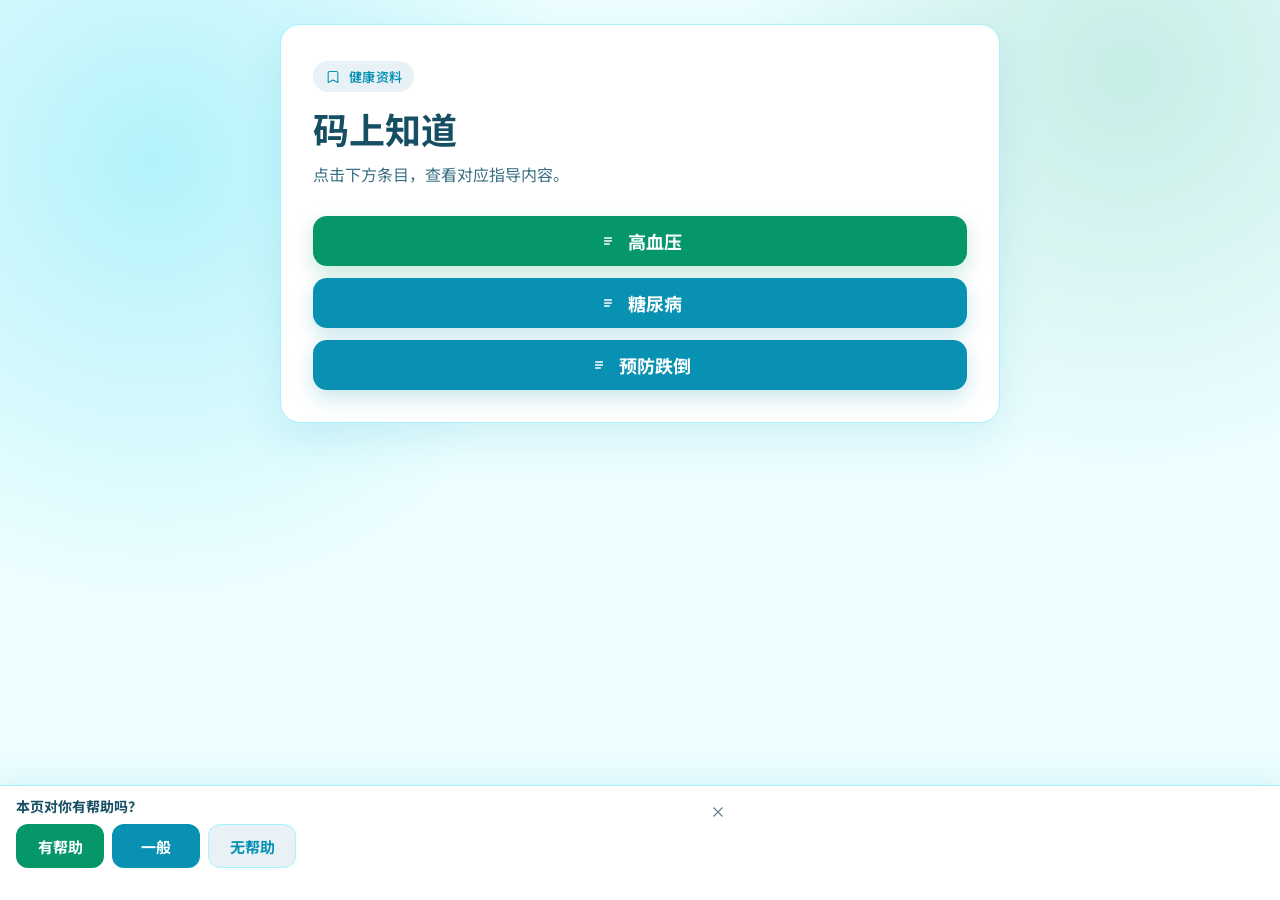
<file: index.html>
<!DOCTYPE html>
<html lang="zh-CN">
<head>
  <meta charset="UTF-8">
  <meta name="viewport" content="width=device-width, initial-scale=1.0">
  <title>码上知道</title>
  <link rel="preconnect" href="https://fonts.googleapis.com">
  <link rel="preconnect" href="https://fonts.gstatic.com" crossorigin>
  <link href="https://fonts.googleapis.com/css2?family=Figtree:wght@500;600;700&family=Noto+Sans+SC:wght@400;500;600;700&display=swap" rel="stylesheet">
  <link rel="stylesheet" href="./css/site.css">
</head>
<body class="is-home">
  <main class="page">
    <section class="card">
      <div class="badge">
        <svg viewBox="0 0 24 24" fill="none" aria-hidden="true">
          <path d="M7 3.75h10A2.25 2.25 0 0 1 19.25 6v14.25L12 16.5l-7.25 3.75V6A2.25 2.25 0 0 1 7 3.75Z" stroke="currentColor" stroke-width="1.6" stroke-linejoin="round"/>
        </svg>
        健康资料
      </div>
      <h1>码上知道</h1>
      <p class="lead">点击下方条目，查看对应指导内容。</p>
      <div class="entry-list" id="entry-list" aria-live="polite">
        <p class="lead" style="margin:0">正在加载文章列表…</p>
      </div>
    </section>
  </main>
  <footer class="feedback-bar" id="feedback-box" hidden>
    <div class="feedback-bar-inner">
      <button type="button" class="feedback-close" id="feedback-close" aria-label="关闭反馈栏" title="关闭">
        <svg viewBox="0 0 24 24" fill="none" aria-hidden="true">
          <path d="M6.5 6.5l11 11M17.5 6.5l-11 11" stroke="currentColor" stroke-width="1.8" stroke-linecap="round"/>
        </svg>
      </button>
      <p class="feedback-title">本页对你有帮助吗？</p>
      <div class="feedback-choices">
        <button type="button" class="feedback-chip primary" data-choice="有帮助">有帮助</button>
        <button type="button" class="feedback-chip" data-choice="一般">一般</button>
        <button type="button" class="feedback-chip muted" data-choice="无帮助">无帮助</button>
      </div>
      <p class="feedback-msg" id="feedback-msg" aria-live="polite"></p>
    </div>
  </footer>
  <script>
    (function () {
      var listEl = document.getElementById("entry-list");
      var iconSvg =
        '<svg viewBox="0 0 24 24" fill="none" aria-hidden="true">' +
        '<path d="M8 8.5h8M8 12h8M8 15.5h5.5" stroke="currentColor" stroke-width="1.8" stroke-linecap="round"/>' +
        "</svg>";

      function showError(msg) {
        listEl.innerHTML = '<p class="lead" style="margin:0">' + msg + "</p>";
      }

      function render(articles) {
        if (!articles || !articles.length) {
          showError("暂无文章。请在 Document/articles.json 中添加条目。");
          return;
        }

        listEl.innerHTML = "";
        articles.forEach(function (item, index) {
          var a = document.createElement("a");
          var style = item.style || (index % 2 === 0 ? "primary" : "secondary");
          a.className = style === "secondary" ? "entry-btn secondary" : "entry-btn";
          a.href = "./Document/" + encodeURI(item.file);
          a.innerHTML = iconSvg + " " + (item.title || item.file);
          listEl.appendChild(a);
        });
      }

      fetch("./Document/articles.json", { cache: "no-store" })
        .then(function (res) {
          if (!res.ok) throw new Error("HTTP " + res.status);
          return res.json();
        })
        .then(render)
        .catch(function () {
          showError(
            "无法加载文章列表。请通过本地服务器或 GitHub Pages 打开本站（不要直接双击用 file:// 打开），并确认 Document/articles.json 存在。"
          );
        });

      var API =
        "https://mywebservices-d7g2h7ghpe7c3b32c.service.tcloudbase.com/api/feedback";
      var VISIT_KEY = "cw_home_visit_reported";
      var SESSION_KEY = "cw_session_id";
      var VISITOR_KEY = "cw_visitor_id";

      function uuid() {
        if (window.crypto && crypto.randomUUID) return crypto.randomUUID();
        return "xxxxxxxx-xxxx-4xxx-yxxx-xxxxxxxxxxxx".replace(/[xy]/g, function (c) {
          var r = (Math.random() * 16) | 0;
          var v = c === "x" ? r : (r & 0x3) | 0x8;
          return v.toString(16);
        });
      }

      function storageGetSet(store, key) {
        try {
          var id = store.getItem(key);
          if (!id) {
            id = uuid();
            store.setItem(key, id);
          }
          return id;
        } catch (e) {
          return "";
        }
      }

      function collectClient() {
        var platform = navigator.platform || "";
        var uaData = navigator.userAgentData;
        if (uaData) {
          var brands = "";
          if (uaData.brands && uaData.brands.length) {
            brands = uaData.brands
              .map(function (b) {
                return b.brand;
              })
              .join(",");
          }
          platform = [uaData.platform, uaData.mobile ? "mobile" : "desktop", brands]
            .filter(Boolean)
            .join(" ");
        }
        var tz = "";
        try {
          tz = Intl.DateTimeFormat().resolvedOptions().timeZone || "";
        } catch (e) {}
        return {
          sessionId: storageGetSet(sessionStorage, SESSION_KEY),
          visitorId: storageGetSet(localStorage, VISITOR_KEY),
          userAgent: (navigator.userAgent || "").slice(0, 500),
          platform: String(platform).slice(0, 200),
          language: navigator.language || "",
          timezone: tz,
          screen:
            (screen.width || 0) +
            "x" +
            (screen.height || 0) +
            "@" +
            (window.devicePixelRatio || 1),
          referrer: document.referrer ? String(document.referrer).slice(0, 300) : "",
        };
      }

      function postEvent(extra) {
        var body = Object.assign({ page: "home" }, collectClient(), extra);
        return fetch(API, {
          method: "POST",
          headers: { "Content-Type": "application/json" },
          body: JSON.stringify(body),
        }).then(function (res) {
          return res.text().then(function (text) {
            var data = {};
            try {
              data = text ? JSON.parse(text) : {};
            } catch (e) {}
            if (!res.ok || !data.ok) throw new Error((data && data.error) || "失败");
            return data;
          });
        });
      }

      // 同一标签页会话只上报一次首页访问；成功后再打标，失败可刷新重试
      try {
        if (!sessionStorage.getItem(VISIT_KEY)) {
          postEvent({ event: "visit" })
            .then(function () {
              sessionStorage.setItem(VISIT_KEY, "1");
            })
            .catch(function () {});
        }
      } catch (e) {}

      var DISMISS_KEY = "cw_feedback_dismissed";
      var box = document.getElementById("feedback-box");
      var msg = document.getElementById("feedback-msg");
      var closeBtn = document.getElementById("feedback-close");

      function hideFeedbackBar() {
        if (!box) return;
        box.hidden = true;
        try {
          sessionStorage.setItem(DISMISS_KEY, "1");
        } catch (e) {}
      }

      if (box && msg) {
        var dismissed = false;
        try {
          dismissed = sessionStorage.getItem(DISMISS_KEY) === "1";
        } catch (e) {}
        if (!dismissed) box.hidden = false;

        if (closeBtn) {
          closeBtn.addEventListener("click", function (e) {
            e.preventDefault();
            e.stopPropagation();
            hideFeedbackBar();
          });
        }

        box.addEventListener("click", function (e) {
          var btn = e.target.closest("[data-choice]");
          if (!btn) return;
          var choice = btn.getAttribute("data-choice");
          msg.textContent = "正在提交…";
          postEvent({ event: "feedback", choice: choice })
            .then(function () {
              msg.textContent = "感谢反馈！";
            })
            .catch(function () {
              msg.textContent = "提交失败，请稍后重试。";
            });
        });
      }
    })();
  </script>
</body>
</html>
</file>
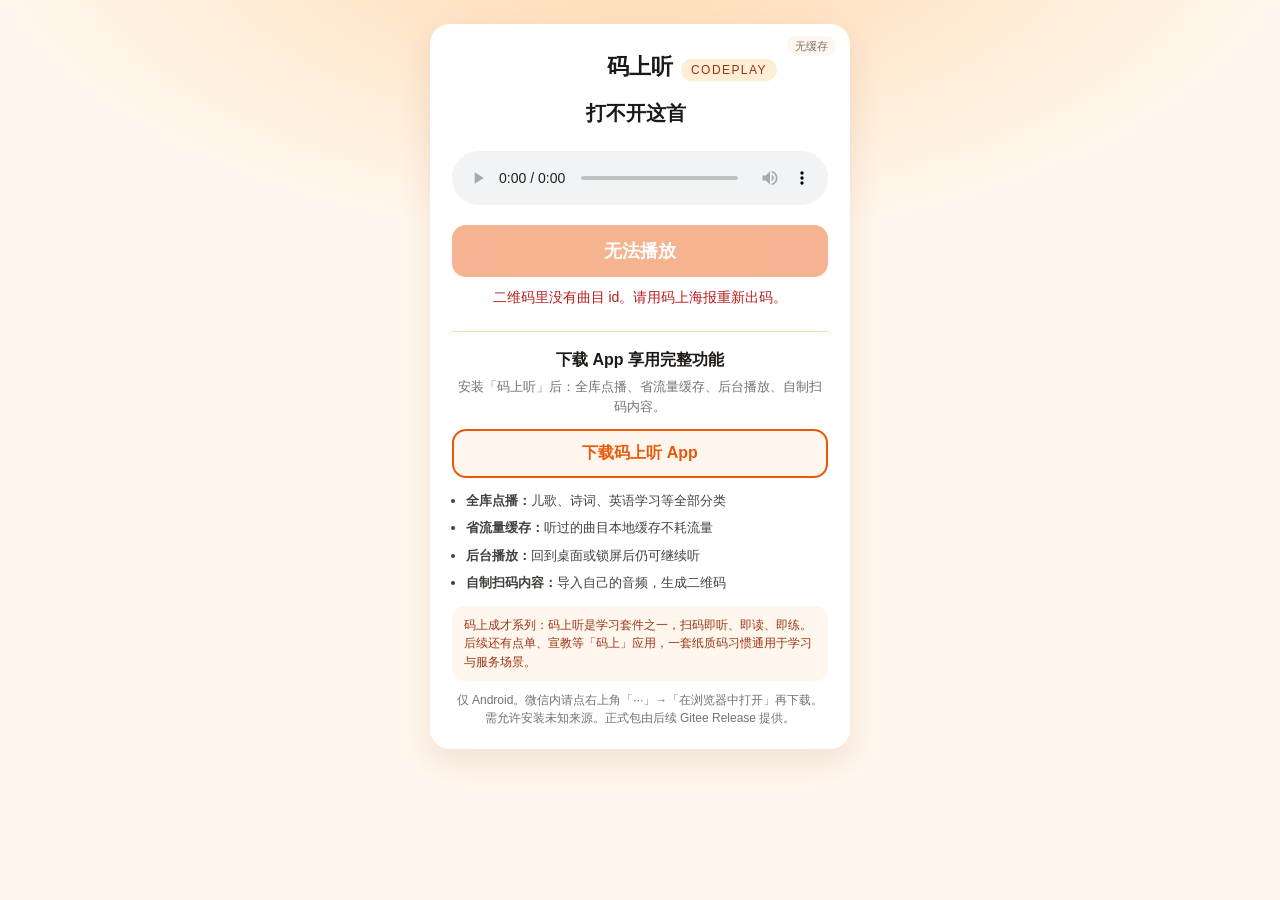
<file: codeplay/index.html>
<!DOCTYPE html>
<html lang="zh-CN">
<head>
  <meta charset="UTF-8">
  <meta name="viewport" content="width=device-width, initial-scale=1, maximum-scale=1, viewport-fit=cover">
  <meta name="format-detection" content="telephone=no">
  <title>码上听</title>
  <style>
    :root {
      --ink: #9a3412;
      --bg: #fff7ed;
      --card: #ffffff;
      --muted: #78716c;
      --btn: #ea580c;
      --line: #fed7aa;
    }
    * { box-sizing: border-box; }
    html, body { margin: 0; min-height: 100%; }
    body {
      font-family: "PingFang SC", "Microsoft YaHei", sans-serif;
      background: radial-gradient(1200px 600px at 50% -10%, #fed7aa 0%, var(--bg) 55%);
      color: #1c1917;
      display: flex;
      justify-content: center;
      padding: 24px 16px 40px;
    }
    .card {
      position: relative;
      width: 100%;
      max-width: 420px;
      background: var(--card);
      border-radius: 20px;
      box-shadow: 0 12px 32px rgba(154, 52, 18, 0.12);
      padding: 28px 22px 22px;
      text-align: center;
    }
    .cache-pill {
      position: absolute;
      top: 12px;
      right: 14px;
      font-size: 11px;
      line-height: 1.3;
      color: var(--muted);
      background: #fff7ed;
      border-radius: 999px;
      padding: 3px 8px;
    }
    .cache-pill.ok { color: #c2410c; font-weight: 600; }
    .brand {
      display: grid;
      grid-template-columns: 1fr auto 1fr;
      align-items: baseline;
      margin-bottom: 18px;
    }
    .brand h1 {
      grid-column: 2;
      font-size: 22px;
      margin: 0;
      text-align: center;
    }
    .brand .badge {
      grid-column: 3;
      justify-self: start;
      margin: 0 0 0 8px;
      font-size: 12px;
      letter-spacing: 0.12em;
      color: var(--ink);
      background: #ffedd5;
      border-radius: 999px;
      padding: 4px 10px;
    }
    .track-line {
      overflow: hidden;
      margin: 0 0 16px;
      min-height: 1.6em;
    }
    .track-scroll {
      display: inline-flex;
      align-items: baseline;
      white-space: nowrap;
      gap: 32px;
    }
    .track-unit {
      display: inline-flex;
      align-items: baseline;
      gap: 8px;
    }
    .title { font-size: 20px; font-weight: 700; margin: 0; }
    .group { color: var(--muted); font-size: 13px; margin: 0; }
    .track-scroll.is-marquee {
      animation: codeplay-marquee 10s linear infinite;
    }
    @keyframes codeplay-marquee {
      from { transform: translateX(0); }
      to { transform: translateX(-50%); }
    }
    audio { width: 100%; margin: 8px 0 16px; }
    button.play {
      width: 100%;
      border: 0;
      border-radius: 14px;
      padding: 14px 16px;
      font-size: 18px;
      font-weight: 700;
      color: #fff;
      background: var(--btn);
    }
    button.play:disabled { opacity: 0.45; }
    .msg { min-height: 0; color: var(--muted); font-size: 14px; margin: 12px 0 0; }
    .msg.err { color: #b91c1c; min-height: 1.4em; }
    .promo {
      margin-top: 22px;
      padding-top: 18px;
      border-top: 1px solid var(--line);
      text-align: left;
    }
    .promo h2 {
      font-size: 16px;
      margin: 0 0 6px;
      text-align: center;
    }
    .promo .lead {
      color: var(--muted);
      font-size: 13px;
      line-height: 1.55;
      margin: 0 0 12px;
      text-align: center;
    }
    a.dl {
      display: block;
      width: 100%;
      border: 2px solid var(--btn);
      border-radius: 14px;
      padding: 12px 16px;
      font-size: 16px;
      font-weight: 700;
      color: var(--btn);
      text-align: center;
      text-decoration: none;
      background: #fff7ed;
      margin-bottom: 12px;
    }
    .promo ul {
      margin: 0;
      padding: 0 0 0 1.1em;
      color: #44403c;
      font-size: 13px;
      line-height: 1.65;
    }
    .promo li { margin: 0 0 6px; }
    .series {
      margin: 12px 0 0;
      padding: 10px 12px;
      background: #fff7ed;
      border-radius: 12px;
      font-size: 12px;
      color: var(--ink);
      line-height: 1.55;
    }
    .fine {
      margin: 10px 0 0;
      color: var(--muted);
      font-size: 12px;
      line-height: 1.5;
      text-align: center;
    }
    .wxmask {
      position: fixed;
      inset: 0;
      background: rgba(28, 25, 23, 0.55);
      display: flex;
      align-items: flex-start;
      justify-content: flex-end;
      padding: 12px 16px;
      z-index: 20;
    }
    .wxmask[hidden] { display: none; }
    .wxbox {
      background: #fff;
      color: #1c1917;
      border-radius: 14px;
      padding: 14px 16px;
      max-width: 280px;
      font-size: 14px;
      line-height: 1.55;
      margin-top: 8px;
    }
    .wxbox button {
      margin-top: 10px;
      width: 100%;
      border: 0;
      border-radius: 10px;
      padding: 10px;
      background: var(--btn);
      color: #fff;
      font-weight: 700;
    }
  </style>
</head>
<body>
  <main class="card">
    <div class="cache-pill" id="cache">检查缓存…</div>
    <div class="brand">
      <h1>码上听</h1>
      <span class="badge">CODEPLAY</span>
    </div>
    <div class="track-line" id="trackline">
      <div class="track-scroll" id="trackscroll">
        <span class="track-unit" id="trackunit">
          <span class="title" id="name">正在打开…</span>
          <span class="group" id="group"></span>
        </span>
      </div>
    </div>
    <audio id="player" playsinline webkit-playsinline controls preload="none"></audio>
    <button class="play" id="play" type="button" disabled>加载中</button>
    <p class="msg" id="msg"></p>

    <section class="promo" aria-label="下载码上听 App">
      <h2>下载 App 享用完整功能</h2>
      <p class="lead">安装「码上听」后：全库点播、省流量缓存、后台播放、自制扫码内容。</p>
      <a class="dl" id="dl" href="https://gitee.com/xpsnail/code-play/releases">下载码上听 App</a>
      <ul>
        <li><strong>全库点播：</strong>儿歌、诗词、英语学习等全部分类</li>
        <li><strong>省流量缓存：</strong>听过的曲目本地缓存不耗流量</li>
        <li><strong>后台播放：</strong>回到桌面或锁屏后仍可继续听</li>
        <li><strong>自制扫码内容：</strong>导入自己的音频，生成二维码</li>
      </ul>
      <p class="series">码上成才系列：码上听是学习套件之一，扫码即听、即读、即练。后续还有点单、宣教等「码上」应用，一套纸质码习惯通用于学习与服务场景。</p>
      <p class="fine">仅 Android。微信内请点右上角「···」→「在浏览器中打开」再下载。需允许安装未知来源。正式包由后续 Gitee Release 提供。</p>
    </section>
  </main>

  <div class="wxmask" id="wxmask" hidden>
    <div class="wxbox">
      <strong>请在浏览器中打开</strong>
      <p style="margin:8px 0 0">微信不能直接安装 App。请点右上角「···」，选择「在浏览器中打开」，再点下载。</p>
      <button type="button" id="wxok">知道了</button>
    </div>
  </div>

  <script src="./player.js"></script>
  <script>
    (function () {
      var RELEASES = "https://gitee.com/xpsnail/code-play/releases";
      var wechat = /MicroMessenger/i.test(navigator.userAgent || "");
      var btn = document.getElementById("dl");
      var mask = document.getElementById("wxmask");
      btn.setAttribute("href", RELEASES);
      btn.addEventListener("click", function (e) {
        if (!wechat) return;
        e.preventDefault();
        mask.hidden = false;
      });
      document.getElementById("wxok").addEventListener("click", function () {
        mask.hidden = true;
      });
      mask.addEventListener("click", function (e) {
        if (e.target === mask) mask.hidden = true;
      });
    })();
  </script>
</body>
</html>
</file>
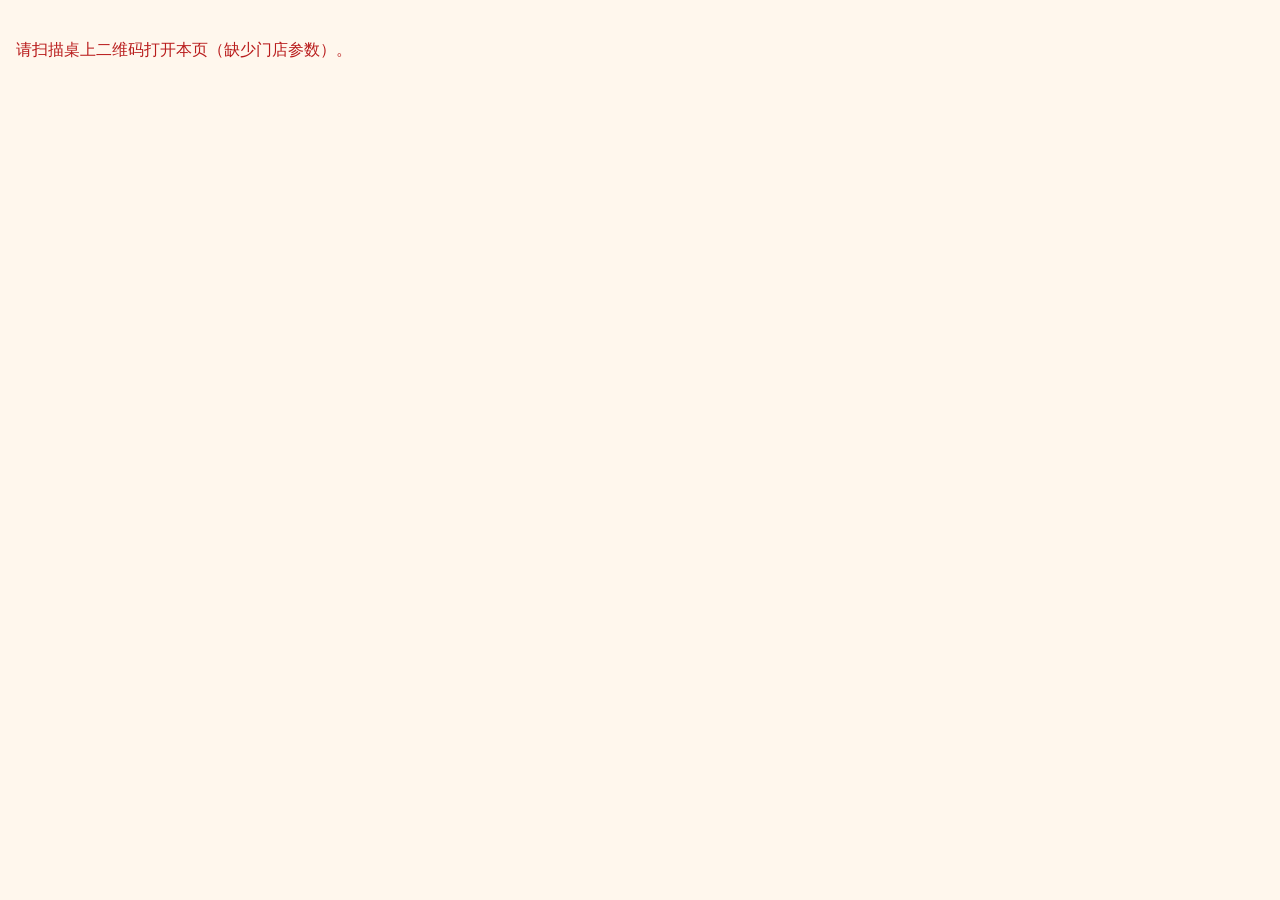
<file: sucode/index.html>
<!DOCTYPE html>
<html lang="zh-CN">
<head>
  <meta charset="utf-8" />
  <meta http-equiv="Content-Type" content="text/html; charset=utf-8" />
  <meta name="viewport" content="width=device-width, initial-scale=1" />
  <title>码上点单</title>
  <link rel="stylesheet" href="./css/site.css" />
</head>
<body>
  <p id="err" class="err hidden"></p>

  <div id="pageMenu">
    <header class="header">
      <h1 id="shopName">码上点单</h1>
      <div class="meta" id="meta"></div>
    </header>

    <div class="section-label">已点</div>
    <div class="cart-box" id="cartBox">
      <div id="emptyCart" class="cart-empty">点击下方菜品加入</div>
      <div id="rowCart" class="cart-chips hidden"></div>
    </div>

    <div class="cats" id="cats"></div>
    <div class="list-wrap" id="listWrap">
      <div class="list" id="list"></div>
    </div>
    <div class="bar">
      <div>
        <div id="barCount">尚未选菜</div>
        <div class="sum" id="barSum">¥0.00</div>
      </div>
      <button type="button" id="btnCheckout">去下单</button>
    </div>
  </div>

  <div id="pageConfirm" class="panel hidden">
    <h2>确认订单</h2>
    <div id="confirmList"></div>
    <label>备注（可选）</label>
    <textarea id="remark" rows="3" placeholder="少辣、不要香菜…"></textarea>
    <p>
      <button type="button" class="btn ghost" id="btnBack">返回改菜</button>
      <button type="button" class="btn" id="btnSubmit">提交订单</button>
    </p>
  </div>

  <div id="pageDone" class="panel hidden">
    <h2 class="ok">下单成功</h2>
    <p>订单号：<strong id="doneNo"></strong></p>
    <p id="doneMsg"></p>
  </div>

  <script src="./js/order.js"></script>
</body>
</html>
</file>
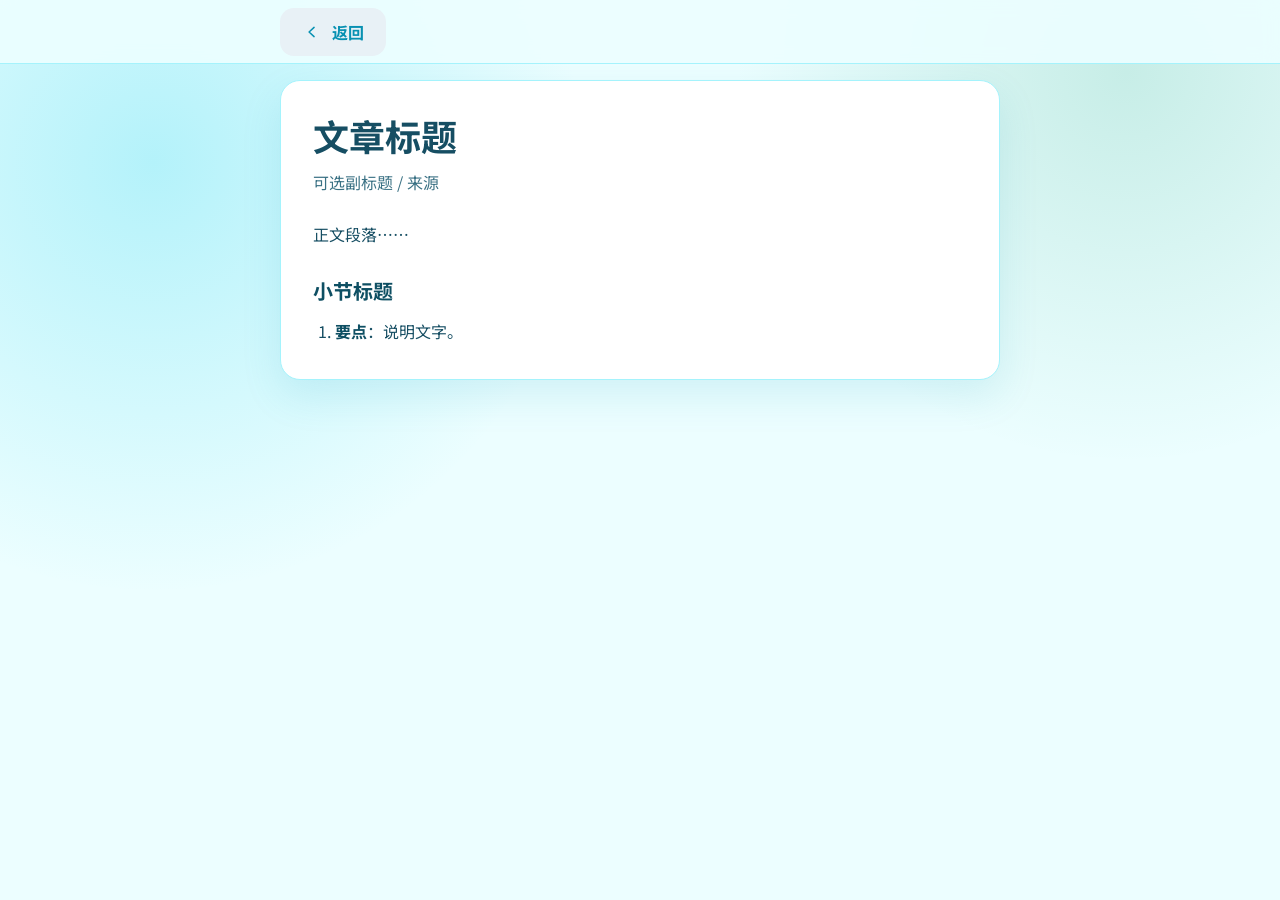
<file: Document/_文章模板.html>
﻿<!DOCTYPE html>
<html lang="zh-CN">
<head>
  <meta charset="UTF-8">
  <meta name="viewport" content="width=device-width, initial-scale=1.0">
  <title>文章标题</title>
  <link rel="preconnect" href="https://fonts.googleapis.com">
  <link rel="preconnect" href="https://fonts.gstatic.com" crossorigin>
  <link href="https://fonts.googleapis.com/css2?family=Figtree:wght@500;600;700&family=Noto+Sans+SC:wght@400;500;600;700&display=swap" rel="stylesheet">
  <link rel="stylesheet" href="../css/site.css">
</head>
<body class="has-topbar">
  <!-- 固定顶部返回栏：复制新文章时保留这段 -->
  <header class="topbar">
    <div class="topbar-inner">
      <a class="back-btn" href="../index.html">
        <svg viewBox="0 0 24 24" fill="none" aria-hidden="true">
          <path d="M14.5 6.5 8.5 12l6 5.5" stroke="currentColor" stroke-width="1.8" stroke-linecap="round" stroke-linejoin="round"/>
        </svg>
        返回
      </a>
    </div>
  </header>

  <main class="page">
    <article class="card">
      <header class="article-header">
        <h1>文章标题</h1>
        <p class="subtitle">可选副标题 / 来源</p>
      </header>

      <!-- 正文：可用 ol.guide（编号清单）或 div.article-body（段落+小标题） -->
      <div class="article-body">
        <p>正文段落……</p>
        <h2>小节标题</h2>
        <ol>
          <li><strong>要点</strong>：说明文字。</li>
        </ol>
      </div>

      <!-- 可选脚注
      <footer class="doc-footer">
        <div>来源：……</div>
      </footer>
      -->
    </article>
  </main>
</body>
</html>
</file>
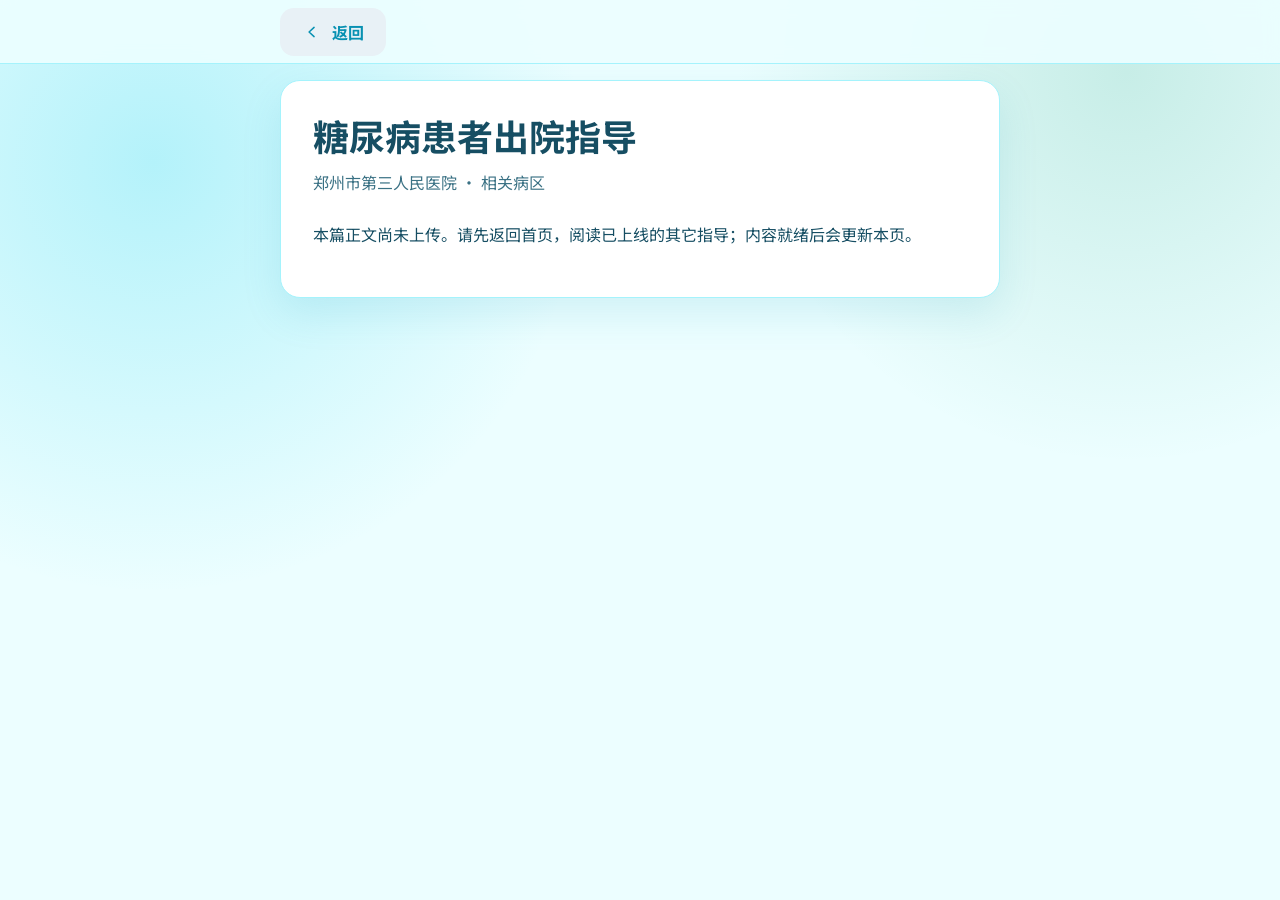
<file: Document/糖尿病.html>
<!DOCTYPE html>
<html lang="zh-CN">
<head>
  <meta charset="UTF-8">
  <meta name="viewport" content="width=device-width, initial-scale=1.0">
  <title>糖尿病患者出院指导</title>
  <link rel="preconnect" href="https://fonts.googleapis.com">
  <link rel="preconnect" href="https://fonts.gstatic.com" crossorigin>
  <link href="https://fonts.googleapis.com/css2?family=Figtree:wght@500;600;700&family=Noto+Sans+SC:wght@400;500;600;700&display=swap" rel="stylesheet">
  <link rel="stylesheet" href="../css/site.css">
</head>
<body class="has-topbar">
  <header class="topbar">
    <div class="topbar-inner">
      <a class="back-btn" href="../index.html">
        <svg viewBox="0 0 24 24" fill="none" aria-hidden="true">
          <path d="M14.5 6.5 8.5 12l6 5.5" stroke="currentColor" stroke-width="1.8" stroke-linecap="round" stroke-linejoin="round"/>
        </svg>
        返回
      </a>
    </div>
  </header>

  <main class="page">
    <article class="card">
      <header class="article-header">
        <h1>糖尿病患者出院指导</h1>
        <p class="hospital">郑州市第三人民医院 · 相关病区</p>
      </header>
      <div class="article-body">
        <p>本篇正文尚未上传。请先返回首页，阅读已上线的其它指导；内容就绪后会更新本页。</p>
      </div>
    </article>
  </main>
</body>
</html>
</file>
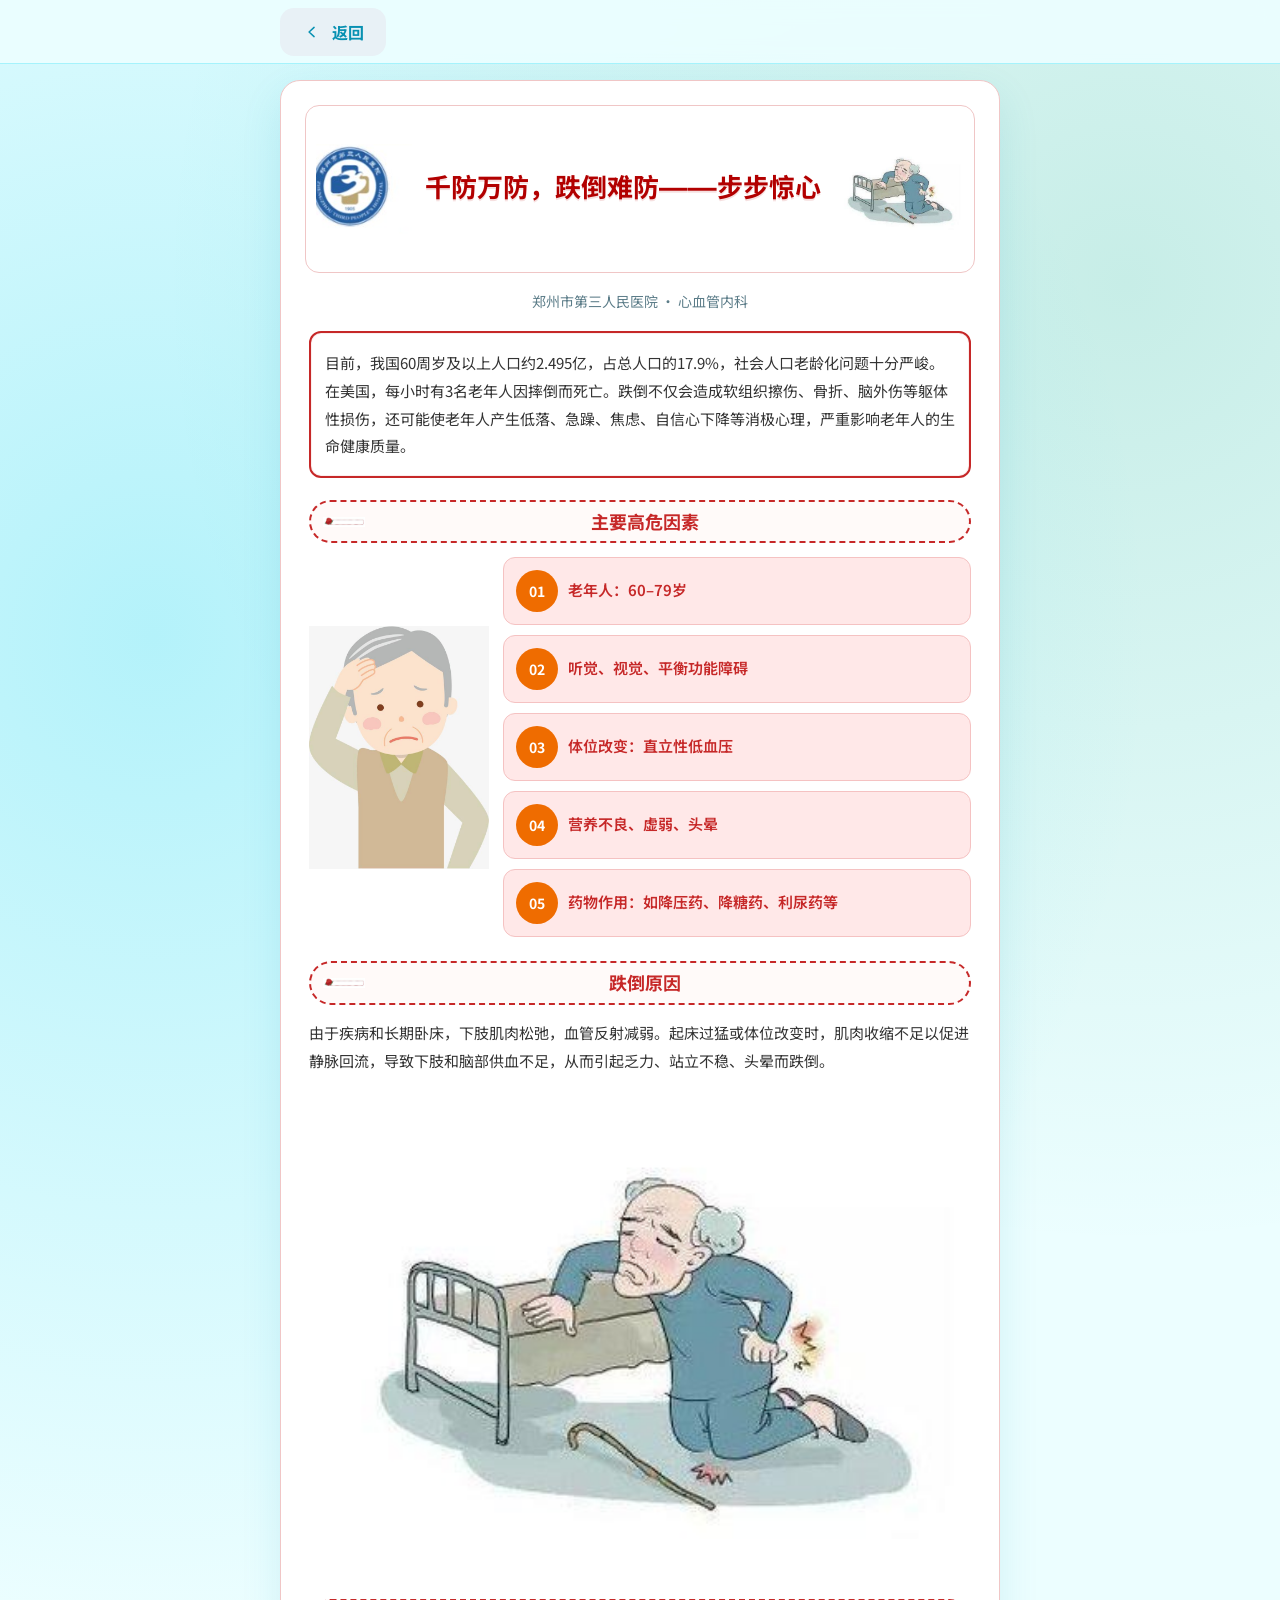
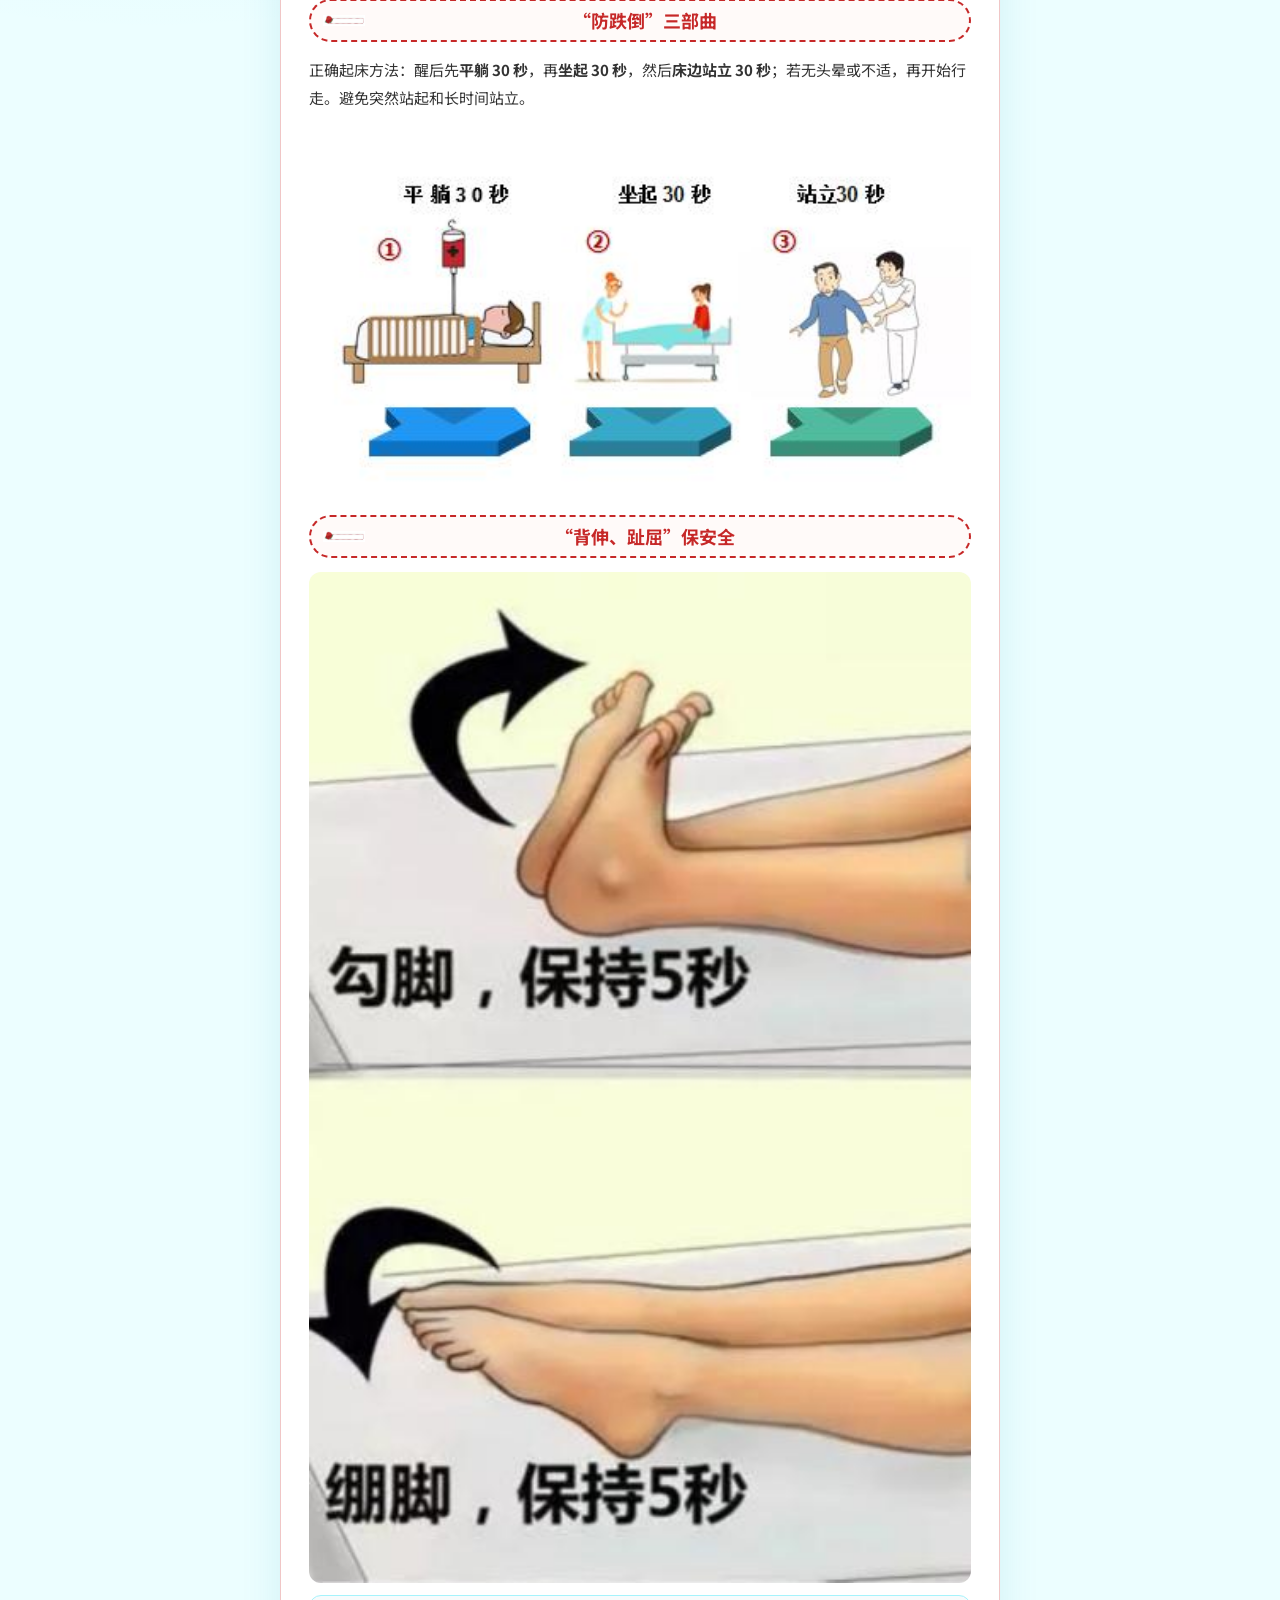
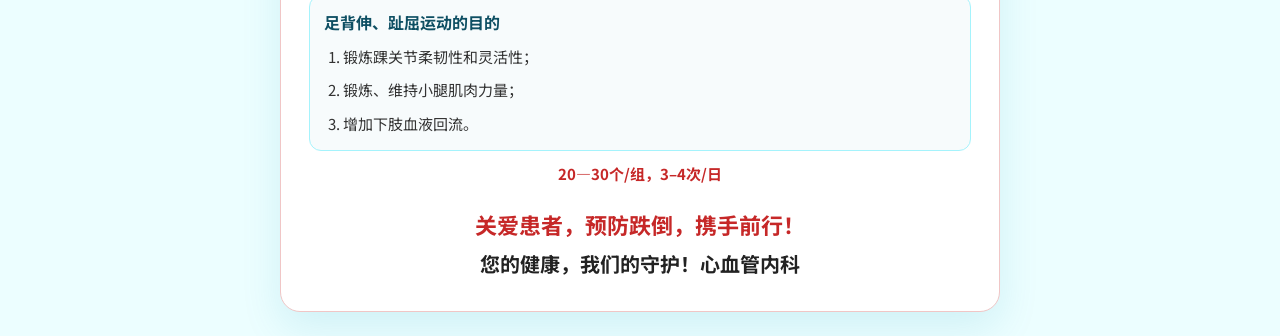
<file: Document/防跌倒-步步惊心.html>
<!DOCTYPE html>
<html lang="zh-CN">
<head>
  <meta charset="UTF-8">
  <meta name="viewport" content="width=device-width, initial-scale=1.0">
  <title>千防万防，跌倒难防——步步惊心</title>
  <link rel="preconnect" href="https://fonts.googleapis.com">
  <link rel="preconnect" href="https://fonts.gstatic.com" crossorigin>
  <link href="https://fonts.googleapis.com/css2?family=Figtree:wght@500;600;700&family=Noto+Sans+SC:wght@400;500;600;700&display=swap" rel="stylesheet">
  <link rel="stylesheet" href="../css/site.css">
  <style>
    /* 本页专用：把原 PDF 三栏排成手机单列 */
    .fall-page {
      --fall-red: #c62828;
      --fall-red-soft: #ffe8e8;
      --fall-ink: #333333;
      --fall-muted: #666666;
    }

    .fall-page .card {
      padding: 20px 16px 28px;
      border-color: #f0c6c6;
    }

    .fall-hero {
      margin: -4px -4px 18px;
      border-radius: 14px;
      border: 1px solid #f0c6c6;
      background: #fff;
      min-height: 168px;
      padding: 16px 10px;
      display: grid;
      grid-template-columns: auto 1fr auto;
      gap: 6px 8px;
      align-items: center;
    }

    .fall-hero-logo {
      width: clamp(72px, 18vw, 96px);
      height: auto;
      display: block;
    }

    .fall-hero-title {
      margin: 0;
      padding: 0;
      font-size: clamp(17px, 4.6vw, 26px);
      line-height: 1.35;
      font-weight: 700;
      color: #b20000;
      text-align: center;
      text-shadow: 0 2px 0 rgba(178, 0, 0, 0.12);
    }

    .fall-hero-illust {
      width: clamp(88px, 24vw, 130px);
      height: auto;
      display: block;
    }

    .fall-hospital {
      margin: 8px 0 20px;
      text-align: center;
      font-size: 14px;
      color: #5b7c88;
    }

    .fall-intro {
      margin: 0 0 22px;
      padding: 16px 14px;
      border: 2px solid var(--fall-red);
      border-radius: 12px;
      background:
        linear-gradient(#fff, #fff) padding-box,
        linear-gradient(180deg, #fff7f7, #fff) border-box;
      box-shadow: inset 0 0 0 1px rgba(198, 40, 40, 0.08);
      font-size: 15px;
      line-height: 1.85;
      color: var(--fall-ink);
    }

    .fall-section {
      margin: 0 0 24px;
    }

    .fall-section:last-child {
      margin-bottom: 0;
    }

    .fall-h2 {
      display: flex;
      align-items: center;
      gap: 10px;
      margin: 0 0 14px;
      padding: 8px 12px;
      border: 2px dashed var(--fall-red);
      border-radius: 999px;
      background: #fffaf9;
      color: var(--fall-red);
      font-size: 18px;
      font-weight: 700;
      line-height: 1.3;
    }

    .fall-h2 img {
      width: 42px;
      height: auto;
      flex-shrink: 0;
    }

    .fall-h2 span {
      flex: 1;
      text-align: center;
      padding-right: 42px;
    }

    .fall-text {
      margin: 0 0 14px;
      font-size: 15px;
      line-height: 1.85;
      color: var(--fall-ink);
    }

    .risk-layout {
      display: grid;
      gap: 14px;
      justify-items: center;
    }

    .risk-layout > img {
      width: min(220px, 70%);
      height: auto;
    }

    .risk-list {
      width: 100%;
      margin: 0;
      padding: 0;
      list-style: none;
      display: grid;
      gap: 10px;
    }

    .risk-list li {
      display: grid;
      grid-template-columns: 42px 1fr;
      gap: 10px;
      align-items: start;
      padding: 12px 12px;
      border-radius: 12px;
      background: var(--fall-red-soft);
      border: 1px solid #f5c2c2;
    }

    .risk-num {
      width: 42px;
      height: 42px;
      border-radius: 50%;
      display: inline-flex;
      align-items: center;
      justify-content: center;
      background: #ef6c00;
      color: #fff;
      font-weight: 700;
      font-size: 14px;
    }

    .risk-list p {
      margin: 0;
      font-size: 15px;
      line-height: 1.6;
      color: var(--fall-red);
      font-weight: 600;
      padding-top: 8px;
    }

    .step-figure,
    .exercise-figure {
      display: block;
      width: 100%;
      height: auto;
      margin: 8px 0 12px;
      border-radius: 12px;
      background: #fafafa;
    }

    .purpose-box {
      margin: 0 0 12px;
      padding: 14px;
      border-radius: 12px;
      background: #f7fbfc;
      border: 1px solid var(--color-border);
    }

    .purpose-box h3 {
      margin: 0 0 10px;
      font-size: 16px;
      color: #0e4f63;
    }

    .purpose-box ol {
      margin: 0;
      padding-left: 1.2em;
      display: grid;
      gap: 8px;
    }

    .purpose-box li {
      font-size: 15px;
      line-height: 1.7;
      color: var(--fall-ink);
    }

    .dose {
      margin: 0;
      font-size: 15px;
      font-weight: 700;
      color: var(--fall-red);
      text-align: center;
    }

    .fall-slogan {
      margin: 22px 0 8px;
      text-align: center;
      font-size: clamp(18px, 5vw, 22px);
      font-weight: 700;
      color: var(--fall-red);
      line-height: 1.5;
    }

    .fall-closing {
      margin: 0;
      text-align: center;
      font-size: clamp(16px, 4.5vw, 20px);
      font-weight: 700;
      color: #222;
      line-height: 1.5;
    }

    @media (min-width: 640px) {
      .fall-page .card {
        padding: 28px 28px 32px;
      }

      .risk-layout {
        grid-template-columns: 180px 1fr;
        align-items: center;
      }

      .risk-layout > img {
        width: 180px;
      }
    }
  </style>
</head>
<body class="has-topbar fall-page">
  <header class="topbar">
    <div class="topbar-inner">
      <a class="back-btn" href="../index.html">
        <svg viewBox="0 0 24 24" fill="none" aria-hidden="true">
          <path d="M14.5 6.5 8.5 12l6 5.5" stroke="currentColor" stroke-width="1.8" stroke-linecap="round" stroke-linejoin="round"/>
        </svg>
        返回
      </a>
    </div>
  </header>

  <main class="page">
    <article class="card">
      <header class="fall-hero" aria-label="页面标题">
        <img class="fall-hero-logo" src="./assets/fall-prevention/hospital-logo.png" alt="郑州市第三人民医院">
        <h1 class="fall-hero-title">千防万防，跌倒难防——步步惊心</h1>
        <img class="fall-hero-illust" src="./assets/fall-prevention/fallen-elder.jpg" alt="">
      </header>
      <p class="fall-hospital">郑州市第三人民医院 · 心血管内科</p>

      <p class="fall-intro">
        目前，我国60周岁及以上人口约2.495亿，占总人口的17.9%，社会人口老龄化问题十分严峻。在美国，每小时有3名老年人因摔倒而死亡。跌倒不仅会造成软组织擦伤、骨折、脑外伤等躯体性损伤，还可能使老年人产生低落、急躁、焦虑、自信心下降等消极心理，严重影响老年人的生命健康质量。
      </p>

      <section class="fall-section" aria-labelledby="risk-title">
        <h2 class="fall-h2" id="risk-title">
          <img src="./assets/fall-prevention/section-bird.jpg" alt="">
          <span>主要高危因素</span>
        </h2>
        <div class="risk-layout">
          <img src="./assets/fall-prevention/risk-elder.jpg" alt="感到不适的老年人示意">
          <ol class="risk-list">
            <li>
              <span class="risk-num">01</span>
              <p>老年人：60–79岁</p>
            </li>
            <li>
              <span class="risk-num">02</span>
              <p>听觉、视觉、平衡功能障碍</p>
            </li>
            <li>
              <span class="risk-num">03</span>
              <p>体位改变：直立性低血压</p>
            </li>
            <li>
              <span class="risk-num">04</span>
              <p>营养不良、虚弱、头晕</p>
            </li>
            <li>
              <span class="risk-num">05</span>
              <p>药物作用：如降压药、降糖药、利尿药等</p>
            </li>
          </ol>
        </div>
      </section>

      <section class="fall-section" aria-labelledby="cause-title">
        <h2 class="fall-h2" id="cause-title">
          <img src="./assets/fall-prevention/section-bird.jpg" alt="">
          <span>跌倒原因</span>
        </h2>
        <p class="fall-text">
          由于疾病和长期卧床，下肢肌肉松弛，血管反射减弱。起床过猛或体位改变时，肌肉收缩不足以促进静脉回流，导致下肢和脑部供血不足，从而引起乏力、站立不稳、头晕而跌倒。
        </p>
        <img class="step-figure" src="./assets/fall-prevention/fallen-elder.jpg" alt="老年人跌倒示意">
      </section>

      <section class="fall-section" aria-labelledby="steps-title">
        <h2 class="fall-h2" id="steps-title">
          <img src="./assets/fall-prevention/section-bird.jpg" alt="">
          <span>“防跌倒”三部曲</span>
        </h2>
        <p class="fall-text">
          正确起床方法：醒后先<strong>平躺 30 秒</strong>，再<strong>坐起 30 秒</strong>，然后<strong>床边站立 30 秒</strong>；若无头晕或不适，再开始行走。避免突然站起和长时间站立。
        </p>
        <img class="step-figure" src="./assets/fall-prevention/three-steps.jpg" alt="平躺30秒、坐起30秒、站立30秒示意图">
      </section>

      <section class="fall-section" aria-labelledby="exercise-title">
        <h2 class="fall-h2" id="exercise-title">
          <img src="./assets/fall-prevention/section-bird.jpg" alt="">
          <span>“背伸、趾屈”保安全</span>
        </h2>
        <img class="exercise-figure" src="./assets/fall-prevention/foot-exercise.jpg" alt="勾脚保持5秒、绷脚保持5秒示意图">
        <div class="purpose-box">
          <h3>足背伸、趾屈运动的目的</h3>
          <ol>
            <li>锻炼踝关节柔韧性和灵活性；</li>
            <li>锻炼、维持小腿肌肉力量；</li>
            <li>增加下肢血液回流。</li>
          </ol>
        </div>
        <p class="dose">20—30个/组，3–4次/日</p>
      </section>

      <p class="fall-slogan">关爱患者，预防跌倒，携手前行！</p>
      <p class="fall-closing">您的健康，我们的守护！心血管内科</p>
    </article>
  </main>
</body>
</html>
</file>
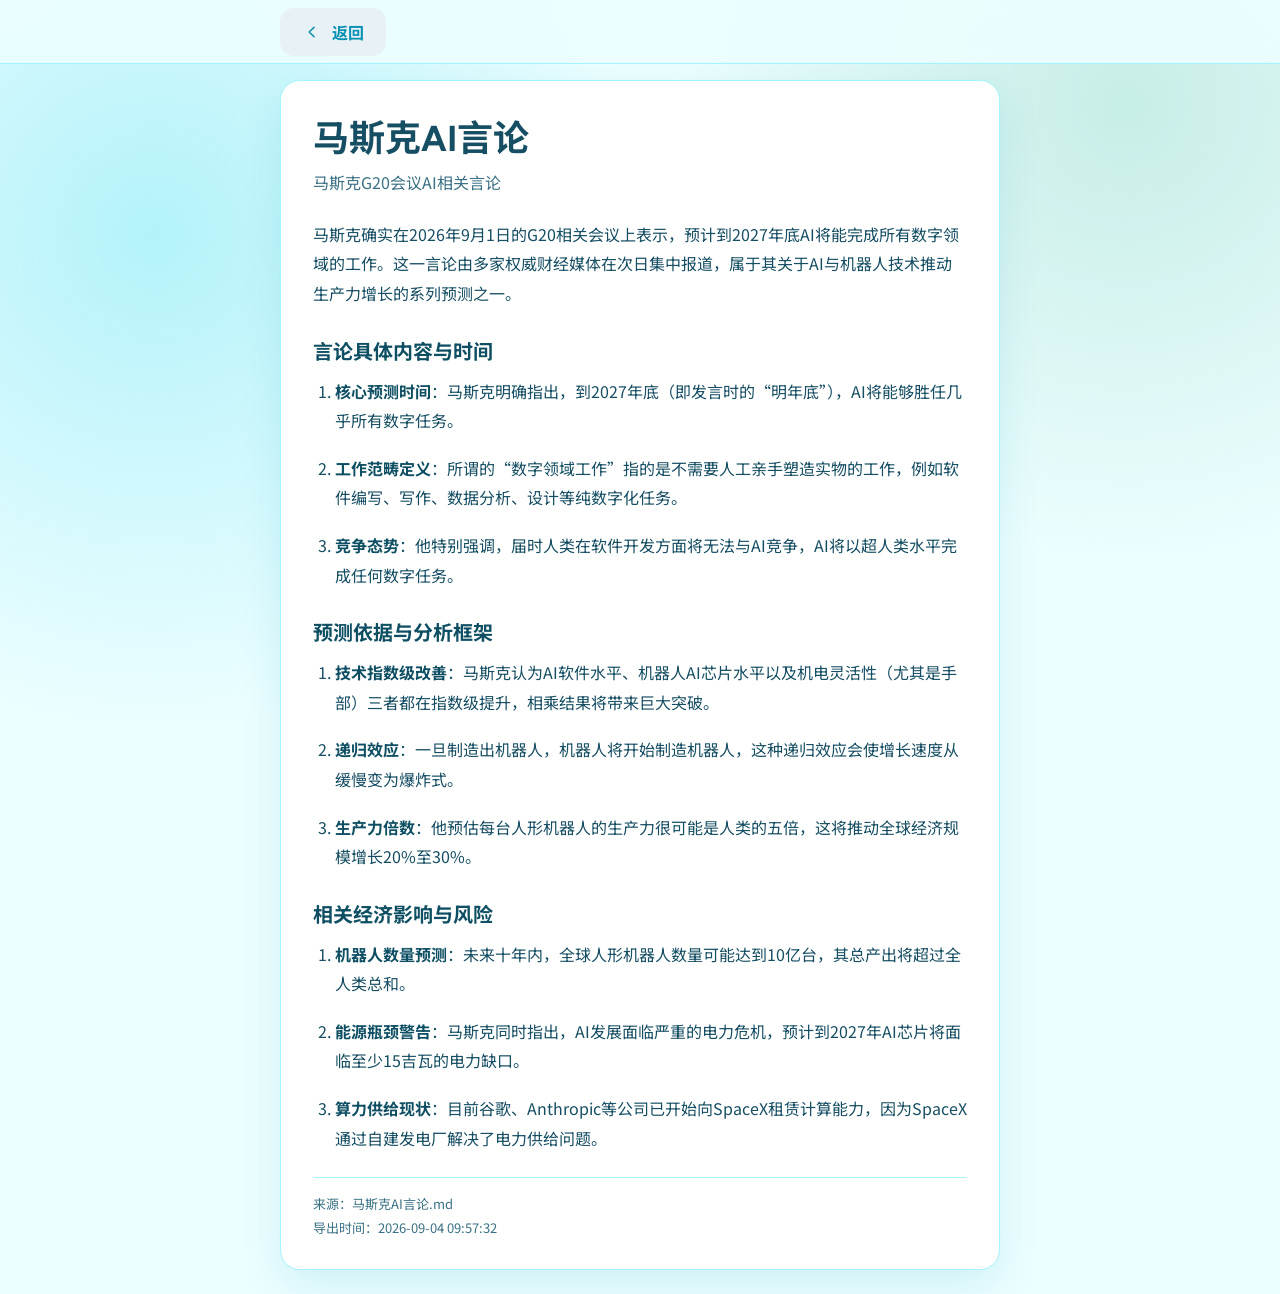
<file: Document/马斯克AI言论.html>
﻿<!DOCTYPE html>
<html lang="zh-CN">
<head>
  <meta charset="UTF-8">
  <meta name="viewport" content="width=device-width, initial-scale=1.0">
  <title>马斯克AI言论</title>
  <link rel="preconnect" href="https://fonts.googleapis.com">
  <link rel="preconnect" href="https://fonts.gstatic.com" crossorigin>
  <link href="https://fonts.googleapis.com/css2?family=Figtree:wght@500;600;700&family=Noto+Sans+SC:wght@400;500;600;700&display=swap" rel="stylesheet">
  <link rel="stylesheet" href="../css/site.css">
</head>
<body class="has-topbar">
  <header class="topbar">
    <div class="topbar-inner">
      <a class="back-btn" href="../index.html">
        <svg viewBox="0 0 24 24" fill="none" aria-hidden="true">
          <path d="M14.5 6.5 8.5 12l6 5.5" stroke="currentColor" stroke-width="1.8" stroke-linecap="round" stroke-linejoin="round"/>
        </svg>
        返回
      </a>
    </div>
  </header>

  <main class="page">
    <article class="card">
      <header class="article-header">
        <h1>马斯克AI言论</h1>
        <p class="subtitle">马斯克G20会议AI相关言论</p>
      </header>
      <div class="article-body">
        <p>马斯克确实在2026年9月1日的G20相关会议上表示，预计到2027年底AI将能完成所有数字领域的工作。这一言论由多家权威财经媒体在次日集中报道，属于其关于AI与机器人技术推动生产力增长的系列预测之一。</p>

        <h2>言论具体内容与时间</h2>
        <ol>
          <li><strong>核心预测时间</strong>：马斯克明确指出，到2027年底（即发言时的“明年底”），AI将能够胜任几乎所有数字任务。</li>
          <li><strong>工作范畴定义</strong>：所谓的“数字领域工作”指的是不需要人工亲手塑造实物的工作，例如软件编写、写作、数据分析、设计等纯数字化任务。</li>
          <li><strong>竞争态势</strong>：他特别强调，届时人类在软件开发方面将无法与AI竞争，AI将以超人类水平完成任何数字任务。</li>
        </ol>

        <h2>预测依据与分析框架</h2>
        <ol>
          <li><strong>技术指数级改善</strong>：马斯克认为AI软件水平、机器人AI芯片水平以及机电灵活性（尤其是手部）三者都在指数级提升，相乘结果将带来巨大突破。</li>
          <li><strong>递归效应</strong>：一旦制造出机器人，机器人将开始制造机器人，这种递归效应会使增长速度从缓慢变为爆炸式。</li>
          <li><strong>生产力倍数</strong>：他预估每台人形机器人的生产力很可能是人类的五倍，这将推动全球经济规模增长20%至30%。</li>
        </ol>

        <h2>相关经济影响与风险</h2>
        <ol>
          <li><strong>机器人数量预测</strong>：未来十年内，全球人形机器人数量可能达到10亿台，其总产出将超过全人类总和。</li>
          <li><strong>能源瓶颈警告</strong>：马斯克同时指出，AI发展面临严重的电力危机，预计到2027年AI芯片将面临至少15吉瓦的电力缺口。</li>
          <li><strong>算力供给现状</strong>：目前谷歌、Anthropic等公司已开始向SpaceX租赁计算能力，因为SpaceX通过自建发电厂解决了电力供给问题。</li>
        </ol>
      </div>
      <footer class="doc-footer">
        <div>来源：马斯克AI言论.md</div>
        <div>导出时间：2026-09-04 09:57:32</div>
      </footer>
    </article>
  </main>
</body>
</html>
</file>
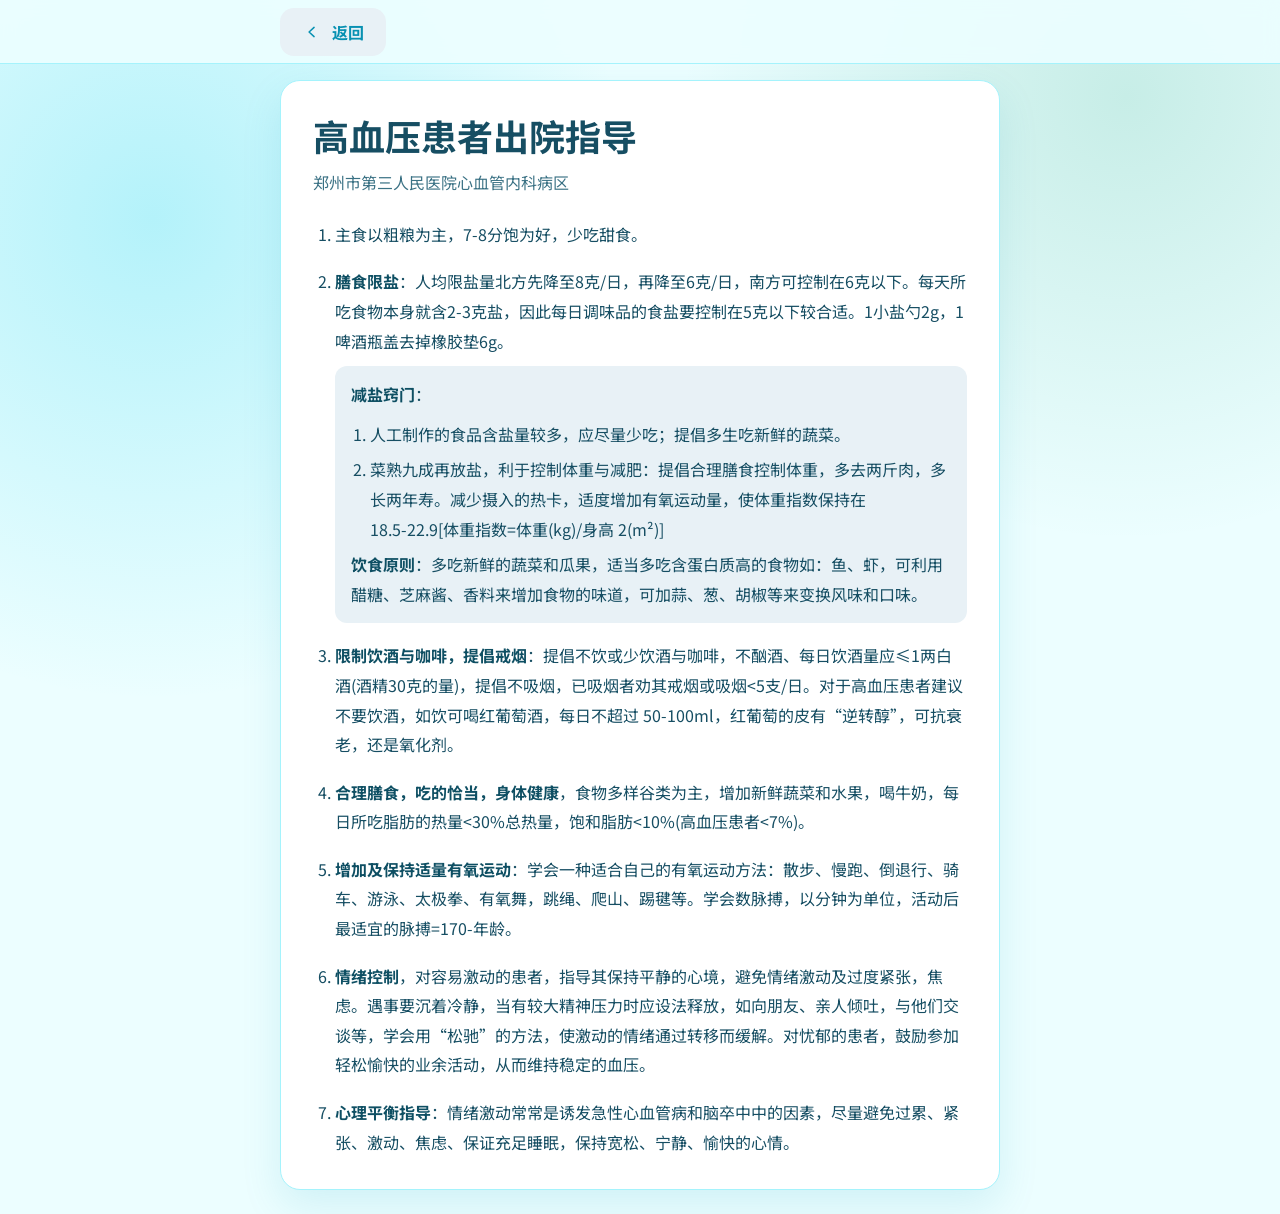
<file: Document/高血压.html>
﻿<!DOCTYPE html>
<html lang="zh-CN">
<head>
  <meta charset="UTF-8">
  <meta name="viewport" content="width=device-width, initial-scale=1.0">
  <title>高血压患者出院指导</title>
  <link rel="preconnect" href="https://fonts.googleapis.com">
  <link rel="preconnect" href="https://fonts.gstatic.com" crossorigin>
  <link href="https://fonts.googleapis.com/css2?family=Figtree:wght@500;600;700&family=Noto+Sans+SC:wght@400;500;600;700&display=swap" rel="stylesheet">
  <link rel="stylesheet" href="../css/site.css">
</head>
<body class="has-topbar">
  <header class="topbar">
    <div class="topbar-inner">
      <a class="back-btn" href="../index.html">
        <svg viewBox="0 0 24 24" fill="none" aria-hidden="true">
          <path d="M14.5 6.5 8.5 12l6 5.5" stroke="currentColor" stroke-width="1.8" stroke-linecap="round" stroke-linejoin="round"/>
        </svg>
        返回
      </a>
    </div>
  </header>

  <main class="page">
    <article class="card">
      <header class="article-header">
        <h1>高血压患者出院指导</h1>
        <p class="hospital">郑州市第三人民医院心血管内科病区</p>
      </header>
      <ol class="guide">
        <li>主食以粗粮为主，7‑8分饱为好，少吃甜食。</li>
        <li>
          <strong>膳食限盐</strong>：人均限盐量北方先降至8克/日，再降至6克/日，南方可控制在6克以下。每天所吃食物本身就含2‑3克盐，因此每日调味品的食盐要控制在5克以下较合适。1小盐勺2g，1啤酒瓶盖去掉橡胶垫6g。
          <div class="subblock">
            <p><strong>减盐窍门</strong>：</p>
            <ol class="tips">
              <li>人工制作的食品含盐量较多，应尽量少吃；提倡多生吃新鲜的蔬菜。</li>
              <li>菜熟九成再放盐，利于控制体重与减肥：提倡合理膳食控制体重，多去两斤肉，多长两年寿。减少摄入的热卡，适度增加有氧运动量，使体重指数保持在18.5‑22.9[体重指数=体重(kg)/身高 2(m²)]</li>
            </ol>
            <p><strong>饮食原则</strong>：多吃新鲜的蔬菜和瓜果，适当多吃含蛋白质高的食物如：鱼、虾，可利用醋糖、芝麻酱、香料来增加食物的味道，可加蒜、葱、胡椒等来变换风味和口味。</p>
          </div>
        </li>
        <li><strong>限制饮酒与咖啡，提倡戒烟</strong>：提倡不饮或少饮酒与咖啡，不酗酒、每日饮酒量应≤1两白酒(酒精30克的量)，提倡不吸烟，已吸烟者劝其戒烟或吸烟&lt;5支/日。对于高血压患者建议不要饮酒，如饮可喝红葡萄酒，每日不超过 50‑100ml，红葡萄的皮有“逆转醇”，可抗衰老，还是氧化剂。</li>
        <li><strong>合理膳食，吃的恰当，身体健康</strong>，食物多样谷类为主，增加新鲜蔬菜和水果，喝牛奶，每日所吃脂肪的热量&lt;30%总热量，饱和脂肪&lt;10%(高血压患者&lt;7%)。</li>
        <li><strong>增加及保持适量有氧运动</strong>：学会一种适合自己的有氧运动方法：散步、慢跑、倒退行、骑车、游泳、太极拳、有氧舞，跳绳、爬山、踢毽等。学会数脉搏，以分钟为单位，活动后最适宜的脉搏=170‑年龄。</li>
        <li><strong>情绪控制</strong>，对容易激动的患者，指导其保持平静的心境，避免情绪激动及过度紧张，焦虑。遇事要沉着冷静，当有较大精神压力时应设法释放，如向朋友、亲人倾吐，与他们交谈等，学会用“松驰”的方法，使激动的情绪通过转移而缓解。对忧郁的患者，鼓励参加轻松愉快的业余活动，从而维持稳定的血压。</li>
        <li><strong>心理平衡指导</strong>：情绪激动常常是诱发急性心血管病和脑卒中中的因素，尽量避免过累、紧张、激动、焦虑、保证充足睡眠，保持宽松、宁静、愉快的心情。</li>
      </ol>
    </article>
  </main>
</body>
</html>
</file>
<file: css/site.css>
:root {
  --color-primary: #0891B2;
  --color-on-primary: #FFFFFF;
  --color-secondary: #22D3EE;
  --color-accent: #059669;
  --color-background: #ECFEFF;
  --color-foreground: #164E63;
  --color-muted: #E8F1F6;
  --color-border: #A5F3FC;
  --color-ring: #0891B2;
  --shadow: 0 16px 40px rgba(8, 145, 178, 0.12);
  --radius: 20px;
  --topbar-height: 64px;
}

* {
  box-sizing: border-box;
}

html,
body {
  margin: 0;
  min-height: 100%;
}

body {
  font-family: "Noto Sans SC", "Figtree", sans-serif;
  color: var(--color-foreground);
  background:
    radial-gradient(circle at 12% 18%, rgba(34, 211, 238, 0.28), transparent 32%),
    radial-gradient(circle at 88% 8%, rgba(5, 150, 105, 0.16), transparent 28%),
    var(--color-background);
  display: flex;
  justify-content: center;
  padding: 24px;
}

body.has-topbar {
  padding-top: calc(var(--topbar-height) + 16px);
}

.page {
  width: min(720px, 100%);
  align-self: flex-start;
}

body.is-home .page {
  align-self: center;
}

.card {
  background: #FFFFFF;
  border: 1px solid var(--color-border);
  border-radius: var(--radius);
  box-shadow: var(--shadow);
  padding: 36px 32px 32px;
}

/* 固定顶部返回栏 */
.topbar {
  position: fixed;
  top: 0;
  left: 0;
  right: 0;
  z-index: 100;
  height: var(--topbar-height);
  display: flex;
  justify-content: center;
  align-items: center;
  padding: 0 16px;
  background: rgba(236, 254, 255, 0.92);
  border-bottom: 1px solid var(--color-border);
  backdrop-filter: blur(10px);
  -webkit-backdrop-filter: blur(10px);
}

.topbar-inner {
  width: min(720px, 100%);
  display: flex;
  align-items: center;
}

.badge {
  display: inline-flex;
  align-items: center;
  gap: 8px;
  background: var(--color-muted);
  color: var(--color-primary);
  border-radius: 999px;
  padding: 6px 12px;
  font-size: 13px;
  font-weight: 600;
  letter-spacing: 0.02em;
}

.badge svg {
  width: 16px;
  height: 16px;
  flex-shrink: 0;
}

h1 {
  margin: 18px 0 8px;
  font-family: "Figtree", "Noto Sans SC", sans-serif;
  font-size: clamp(28px, 5vw, 36px);
  line-height: 1.2;
}

.lead {
  margin: 0 0 28px;
  font-size: 16px;
  line-height: 1.7;
  color: #3A7184;
}

.entry-btn,
.back-btn {
  display: inline-flex;
  align-items: center;
  justify-content: center;
  gap: 10px;
  min-height: 48px;
  padding: 12px 22px;
  border: 0;
  border-radius: 14px;
  font-family: inherit;
  font-size: 18px;
  font-weight: 700;
  cursor: pointer;
  text-decoration: none;
  transition: background-color 200ms ease, transform 200ms ease, box-shadow 200ms ease;
}

body.is-home {
  padding-bottom: calc(108px + env(safe-area-inset-bottom, 0px));
}

.entry-list {
  display: grid;
  gap: 12px;
}

.feedback-bar {
  position: fixed;
  left: 0;
  right: 0;
  bottom: 0;
  z-index: 50;
  padding: 10px 16px calc(10px + env(safe-area-inset-bottom, 0px));
  background: rgba(255, 255, 255, 0.96);
  border-top: 1px solid var(--color-border);
  box-shadow: 0 -8px 24px rgba(8, 145, 178, 0.08);
  backdrop-filter: blur(10px);
  -webkit-backdrop-filter: blur(10px);
}

.feedback-bar-inner {
  position: relative;
  width: min(720px, 100%);
  margin: 0;
  padding-right: 36px;
  text-align: left;
}

.feedback-close {
  position: absolute;
  top: -2px;
  right: 0;
  display: inline-flex;
  align-items: center;
  justify-content: center;
  width: 36px;
  height: 36px;
  padding: 0;
  border: 0;
  border-radius: 10px;
  background: transparent;
  color: #5B7C88;
  cursor: pointer;
}

.feedback-close svg {
  width: 18px;
  height: 18px;
}

.feedback-close:hover {
  background: rgba(8, 145, 178, 0.1);
  color: var(--color-foreground);
}

.feedback-close:focus-visible {
  outline: 3px solid var(--color-ring);
  outline-offset: 2px;
}

.feedback-title {
  margin: 0 0 8px;
  font-size: 14px;
  font-weight: 700;
  color: var(--color-foreground);
  text-align: left;
}

.feedback-choices {
  display: flex;
  flex-direction: row;
  flex-wrap: wrap;
  justify-content: flex-start;
  gap: 8px;
  width: 100%;
}

.feedback-chip {
  flex: 0 1 auto;
  display: inline-flex;
  align-items: center;
  justify-content: center;
  min-width: 88px;
  min-height: 44px;
  padding: 8px 14px;
  border: 0;
  border-radius: 12px;
  font-family: inherit;
  font-size: 15px;
  font-weight: 700;
  cursor: pointer;
  transition: background-color 200ms ease, transform 200ms ease;
  background: var(--color-primary);
  color: var(--color-on-primary);
}

.feedback-chip.primary {
  background: var(--color-accent);
}

.feedback-chip.muted {
  background: var(--color-muted);
  color: var(--color-primary);
  border: 1px solid var(--color-border);
}

.feedback-chip:hover {
  transform: translateY(-1px);
  filter: brightness(0.96);
}

.feedback-chip:focus-visible {
  outline: 3px solid var(--color-ring);
  outline-offset: 2px;
}

.feedback-msg {
  margin: 6px 0 0;
  min-height: 1.2em;
  font-size: 13px;
  line-height: 1.4;
  color: #3A7184;
  text-align: left;
}

.entry-btn {
  background: var(--color-accent);
  color: var(--color-on-primary);
  box-shadow: 0 8px 20px rgba(5, 150, 105, 0.22);
  width: 100%;
}

.entry-btn:hover {
  background: #047857;
  transform: translateY(-1px);
}

.entry-btn.secondary {
  background: var(--color-primary);
  box-shadow: 0 8px 20px rgba(8, 145, 178, 0.22);
}

.entry-btn.secondary:hover {
  background: #0e7490;
}

.back-btn {
  background: var(--color-muted);
  color: var(--color-primary);
  font-size: 16px;
}

.back-btn:hover {
  background: #d7eaf1;
}

.entry-btn:focus-visible,
.back-btn:focus-visible {
  outline: 4px solid var(--color-ring);
  outline-offset: 3px;
}

.entry-btn svg,
.back-btn svg {
  width: 20px;
  height: 20px;
}

.article-header h1 {
  margin-top: 0;
  margin-bottom: 10px;
}

.hospital,
.subtitle {
  margin: 0 0 24px;
  font-size: 16px;
  line-height: 1.6;
  color: #3A7184;
}

.guide,
.article-body > ol,
.article-body > ul {
  margin: 0;
  padding-left: 1.35em;
  display: grid;
  gap: 18px;
}

.guide > li,
.article-body > ol > li,
.article-body > ul > li {
  font-size: 16px;
  line-height: 1.85;
}

.guide strong,
.article-body strong {
  font-weight: 700;
  color: #0E4F63;
}

.article-body h2 {
  margin: 28px 0 12px;
  font-size: 20px;
  line-height: 1.4;
  color: #0E4F63;
}

.article-body h2:first-child {
  margin-top: 0;
}

.article-body p {
  margin: 0 0 16px;
  font-size: 16px;
  line-height: 1.85;
}

.article-body ol + h2,
.article-body ul + h2,
.article-body p + h2 {
  margin-top: 28px;
}

.subblock {
  margin: 10px 0 0;
  padding: 14px 16px;
  background: var(--color-muted);
  border-radius: 12px;
}

.subblock p {
  margin: 0 0 10px;
}

.subblock p:last-child {
  margin-bottom: 0;
}

.tips {
  margin: 8px 0 0;
  padding-left: 1.2em;
}

.tips li {
  margin: 6px 0;
}

.doc-footer {
  margin-top: 24px;
  padding-top: 16px;
  border-top: 1px solid var(--color-border);
  color: #3A7184;
  font-size: 13px;
  line-height: 1.5;
}

.doc-footer div + div {
  margin-top: 4px;
}

@media (max-width: 480px) {
  body {
    padding: 16px;
  }

  body.is-home {
    padding-bottom: calc(118px + env(safe-area-inset-bottom, 0px));
  }

  body.has-topbar {
    padding-top: calc(var(--topbar-height) + 8px);
  }

  .card {
    padding: 28px 20px 24px;
  }

  .feedback-bar {
    padding-left: 12px;
    padding-right: 12px;
  }

  .feedback-chip {
    font-size: 14px;
    min-height: 42px;
    padding: 8px 6px;
  }
}

@media (prefers-reduced-motion: reduce) {
  .entry-btn,
  .back-btn,
  .feedback-chip {
    transition: none;
  }

  .entry-btn:hover,
  .back-btn:hover,
  .feedback-chip:hover {
    transform: none;
  }
}
</file>
<file: sucode/css/site.css>
:root {
  --bg: #fff7ed;
  --surface: #ffffff;
  --primary: #c2410c;
  --primary-dark: #9a3412;
  --primary-soft: #ffedd5;
  --text: #1c1917;
  --muted: #78716c;
  --hint: #a8a29e;
  --line: #e7e5e4;
  --ok: #0f766e;
}

* { box-sizing: border-box; }
html, body {
  margin: 0;
  padding: 0;
  background: var(--bg);
  color: var(--text);
  font-family: "PingFang SC", "Microsoft YaHei", sans-serif;
}
body { padding-bottom: 88px; }

.header {
  padding: 16px 16px 12px;
  background: var(--primary-soft);
}
.header h1 { margin: 0; font-size: 22px; color: var(--primary-dark); }
.header .meta { margin-top: 6px; color: var(--muted); font-size: 14px; }

.section-label {
  margin: 10px 16px 6px;
  color: var(--muted);
  font-size: 13px;
}

.cart-box {
  margin: 0 16px;
  min-height: 56px;
  padding: 8px 10px;
  background: var(--surface);
  border: 1px solid var(--line);
  border-radius: 14px;
  display: flex;
  align-items: center;
}
.cart-empty {
  color: var(--hint);
  font-size: 13px;
  min-height: 40px;
  display: flex;
  align-items: center;
}
.cart-chips {
  display: flex;
  flex-wrap: wrap;
  gap: 6px;
  width: 100%;
}
.chip {
  display: inline-flex;
  align-items: center;
  min-height: 32px;
  padding: 0 10px;
  border: 1px solid var(--line);
  border-radius: 8px;
  background: var(--bg);
  color: var(--text);
  font-size: 13px;
}
.chip .qty {
  margin-left: 2px;
  color: var(--primary);
  font-weight: 700;
}
.chip button {
  margin-left: 6px;
  border: 0;
  background: transparent;
  color: var(--muted);
  font-size: 16px;
  line-height: 1;
  padding: 0;
}

.cats {
  display: flex;
  gap: 8px;
  overflow-x: auto;
  margin: 10px 16px 0;
  padding: 8px 10px;
  background: var(--surface);
  border: 1px solid var(--line);
  border-radius: 14px;
}
.cat {
  flex: 0 0 auto;
  min-height: 38px;
  padding: 8px 16px;
  border: 1px solid var(--line);
  border-radius: 999px;
  background: var(--bg);
  color: var(--text);
  font-size: 14px;
  font-weight: 600;
}
.cat.active { background: var(--primary); color: #fff; border-color: var(--primary); }

.list-wrap {
  min-height: 42vh;
  touch-action: pan-y;
}
.list {
  display: grid;
  grid-template-columns: repeat(auto-fill, minmax(112px, 1fr));
  gap: 8px;
  padding: 12px 16px 16px;
}
.card {
  position: relative;
  width: 100%;
  min-height: 56px;
  padding: 10px 16px 10px 10px;
  background: var(--surface);
  border: 1px solid var(--line);
  border-radius: 12px;
  text-align: left;
  color: inherit;
  font: inherit;
}
.card .name {
  font-weight: 700;
  font-size: 13px;
  line-height: 1.3;
  padding-right: 8px;
}
.card .price {
  color: var(--primary);
  margin-top: 4px;
  font-size: 12px;
  font-weight: 700;
}
.badge {
  position: absolute;
  top: 4px;
  right: 4px;
  min-width: 18px;
  min-height: 18px;
  padding: 0 4px;
  border-radius: 999px;
  background: var(--primary);
  color: #fff;
  font-size: 10px;
  font-weight: 700;
  display: flex;
  align-items: center;
  justify-content: center;
}

.bar {
  position: fixed;
  left: 0;
  right: 0;
  bottom: 0;
  display: flex;
  align-items: center;
  justify-content: space-between;
  padding: 12px 16px;
  background: var(--surface);
  border-top: 1px solid var(--line);
}
.bar .sum { font-weight: 700; color: var(--primary); font-size: 20px; }
.bar button, .btn {
  min-height: 48px;
  padding: 0 20px;
  border: 0;
  border-radius: 10px;
  background: var(--primary);
  color: #fff;
  font-size: 16px;
}
.btn.ghost { background: #78716c; margin-right: 8px; }

.panel { padding: 16px; }
.panel textarea, .panel input {
  width: 100%;
  min-height: 48px;
  margin-top: 8px;
  padding: 10px;
  border: 1px solid var(--line);
  border-radius: 8px;
  font-size: 16px;
}
.confirm-row {
  display: flex;
  justify-content: space-between;
  background: var(--surface);
  border-radius: 12px;
  padding: 14px;
  margin-bottom: 10px;
}
.hidden { display: none !important; }
.err { color: #b91c1c; padding: 24px 16px; }
.ok { color: var(--ok); }
</file>
